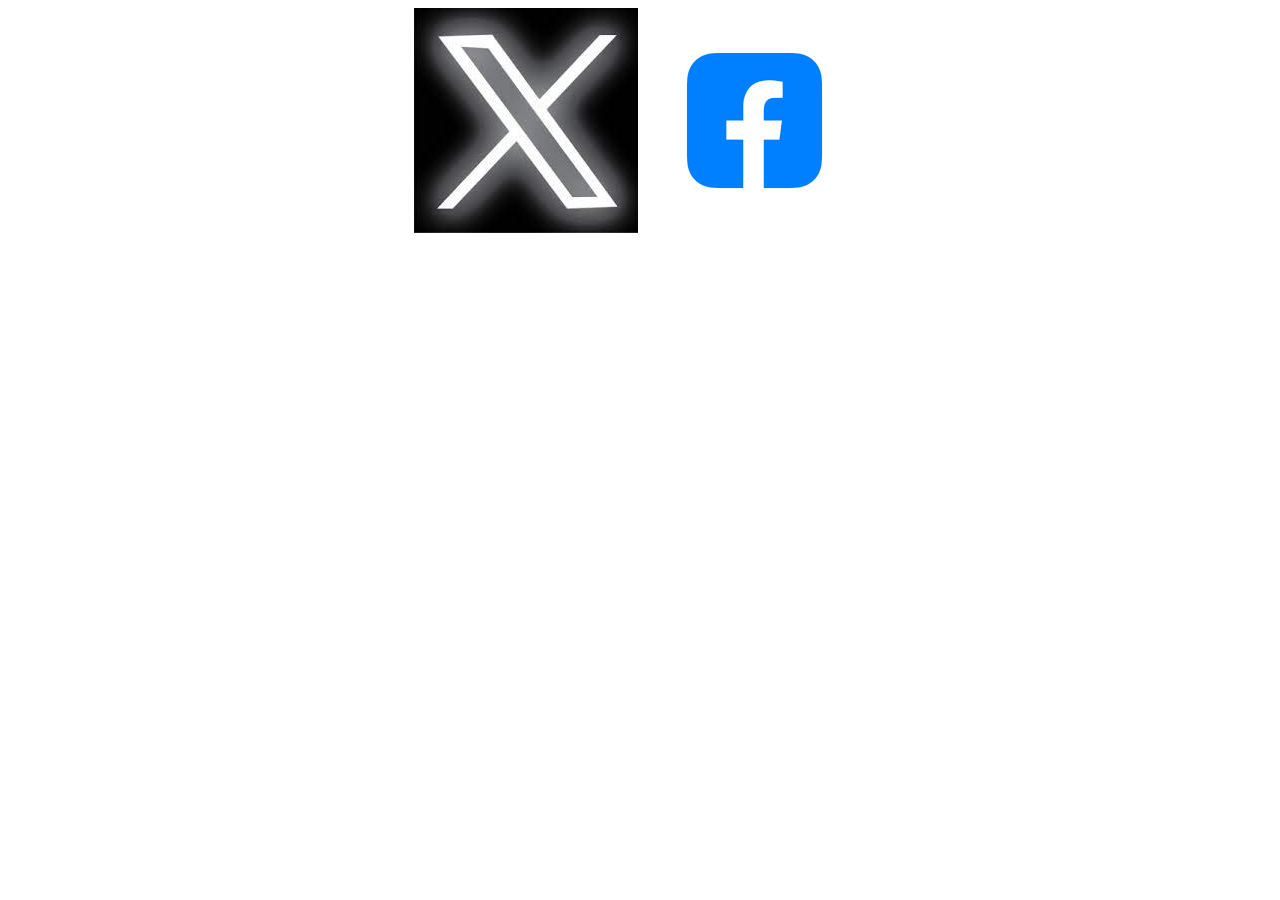
<file: contact us/contact.html>
<!DOCTYPE html>
<html lang="en">
<head>
    <meta charset="UTF-8">
    <meta name="viewport" content="width=device-width, initial-scale=1.0">
    <title>Document</title>
</head>
<body align="center">
    <a href="https://x.com/?lang=ar&mx=2"><img src="download.jpg"></a>
    <a href="https://web.facebook.com/?locale=ar_AR&_rdc=1&_rdr"><img src="Untitled.png"></a>
</body>
</html>
</file>
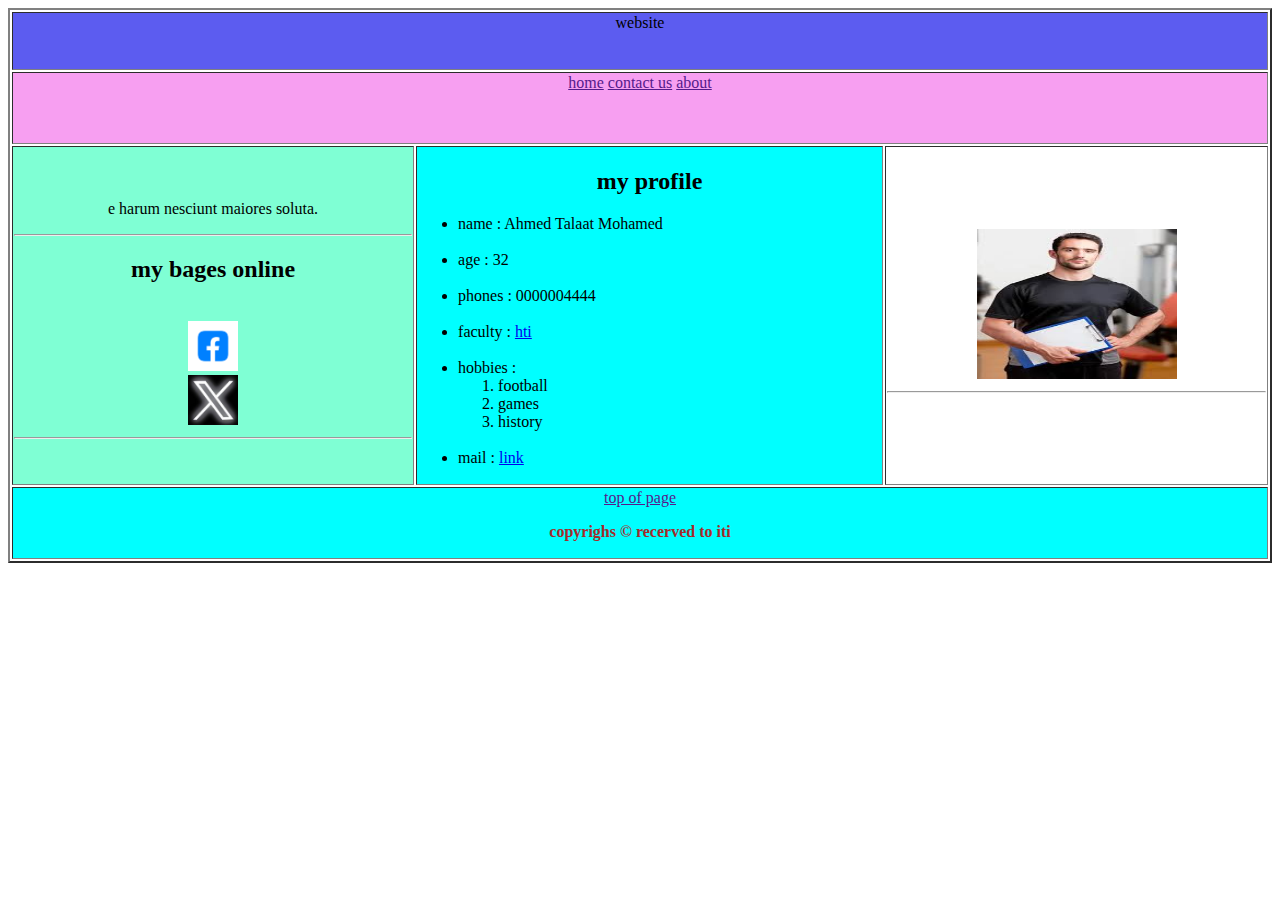
<file: cv/lab2.html>
<!DOCTYPE html>
<html lang="en">
<head>
    <meta charset="UTF-8">
    <meta name="viewport" content="width=device-width, initial-scale=1.0">
    <title>Document</title>
</head>
<body>
    <table border="2px" align="center" width="100%">
        <tr>
            <td style="background-color: rgb(92, 92, 240);" colspan="3" align="center">website<br>&nbsp;<br>&nbsp;</td>
        </tr>
        <tr>
            <td colspan="3" align="center" style="background-color: rgb(247, 159, 241);">
                <a href="">home</a>
                <a href="">contact us</a>
                <a href="">about</a><br>
                <p>&nbsp;</p>
            </td>
        </tr>
        <tr>
            <td style="background-color: aquamarine;" align="center">
                <div>
                    <p>e harum nesciunt maiores soluta.</p><hr>
                    <h2 align="center">my bages online</h2><br>
                    <a href="https://web.facebook.com/?_rdc=1&_rdr"><img src="./imgs/Untitled.png" height="50px"></a><br>
                    <a href="https://x.com/?mx=2"><img src="./imgs/download.jpg" height="50"></a><hr>
                </div>
            </td>
            <td align="left" bgcolor="aqua">
                <h2 align="center">my profile</h2>
                <ul>
                    <li>name : Ahmed Talaat Mohamed</li><br>
                    <li>age : 32</li><br>
                    <li>phones : 0000004444</li><br>
                    <li>faculty : <a href="https://www.hti.edu.eg/ar/news-events-announcement.aspx?id=1000">hti</a></li><br>
                    <li>
                        hobbies :
                        <ol>
                            <li>football</li>
                            <li>games</li>
                            <li>history</li>
                        </ol>
                    </li><br>
                    <li>mail : <a href="mailto:ahmdtalaat31@gmail.com">link</a></li>
                </ul>
            </td>
            <td align="center">
                <img src="./imgs/Untitled.jpg" height="150px" width="200px"><hr>
            </td>
        </tr>
        <tr>
            <td colspan="3" align="center" bgcolor="aqua">
                <a href="">top of page</a><br>
                <p style="color: brown;"><b>copyrighs &copy; recerved to iti</b></p>
            </td>
        </tr>
    </table>
</body>
</html>
</file>
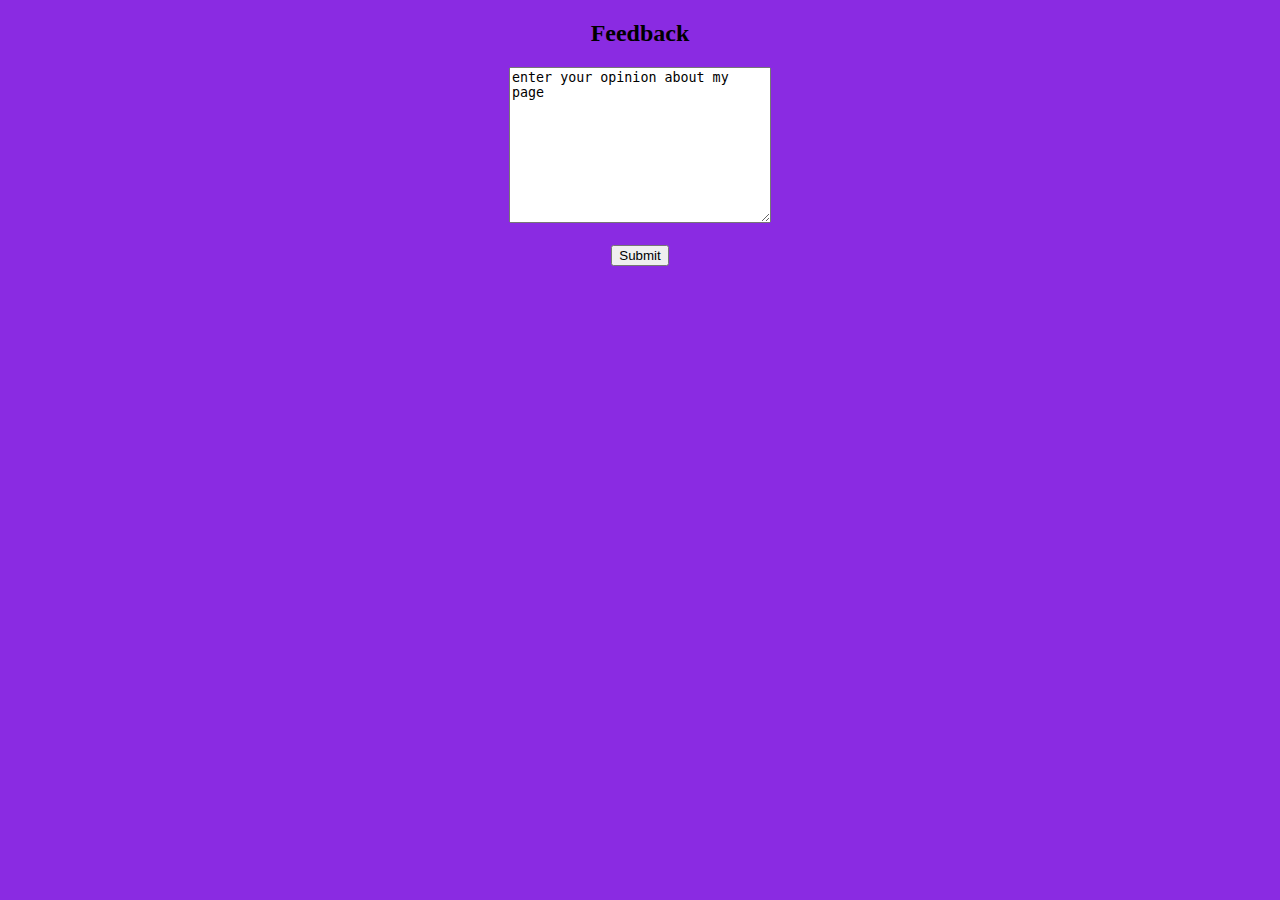
<file: feedback/f.html>
<!DOCTYPE html>
<html lang="en">
<head>
    <meta charset="UTF-8">
    <meta name="viewport" content="width=device-width, initial-scale=1.0">
    <title>Document</title>
</head>
<body style="background-color: blueviolet;">
    <h2 align="center">Feedback</h2>
    <form action="e.html" align="center">
        <textarea name="message" rows="10" cols="30">enter your opinion about my page</textarea>
        <br><br>
        <input type="submit">
    </form>

</body>
</html>
</file>
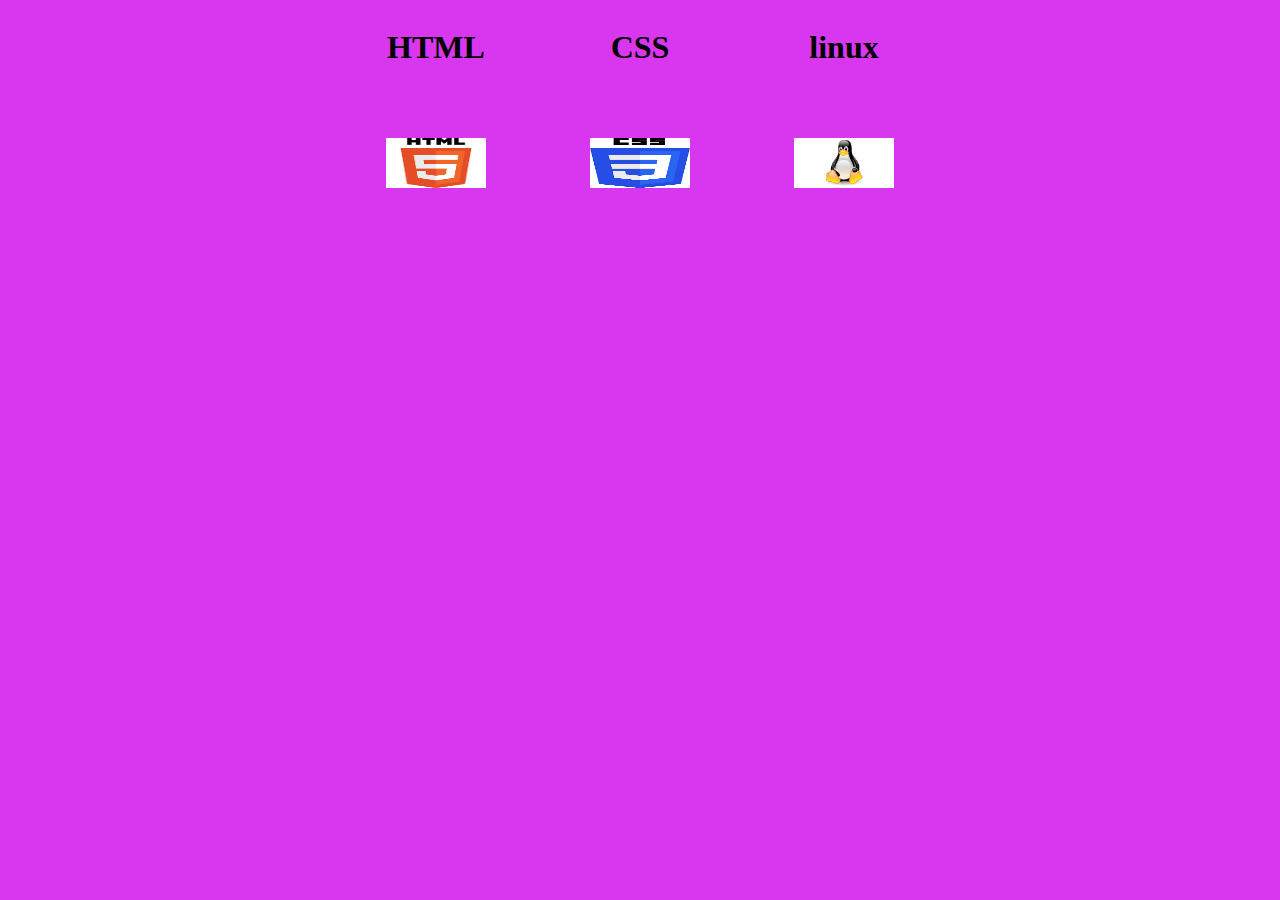
<file: good at/g.html>
<!DOCTYPE html>
<html>
<head>
<meta name="viewport" content="width=device-width, initial-scale=1">
<style>
* {
  box-sizing: border-box;
}



.z {
  padding: 50px;
  background-color: rgb(0, 0, 0)
  transparent: transform .2s;
  margin: auto;
  display:inline;
  width: 200px;
  height: 150px;
  
  
}

.z:hover {
  -ms-transform: scale(1.5); 
  -webkit-transform: scale(1.5); 
  transform: scale(1.5); 
}

.show
{
  display: inline-block;
}

</style>
</head>
<body style="background-color: rgb(217, 55, 239);">
    <div align="center">
        <div class="show">
          <h1 align="center">HTML</h1>
          <img src="download (1).png" class="z"></a>
        </div>
        <div class="show">
          <h1 align="center">CSS</h1>
          <img src="download.png" class="z"></a> 
        </div>
        <div class="show">
          <h1 align="center">linux</h1>
          <img src="download.jpg" class="z"></a> 
        </div>
    </div>
    
  
</body>
</html>
</file>
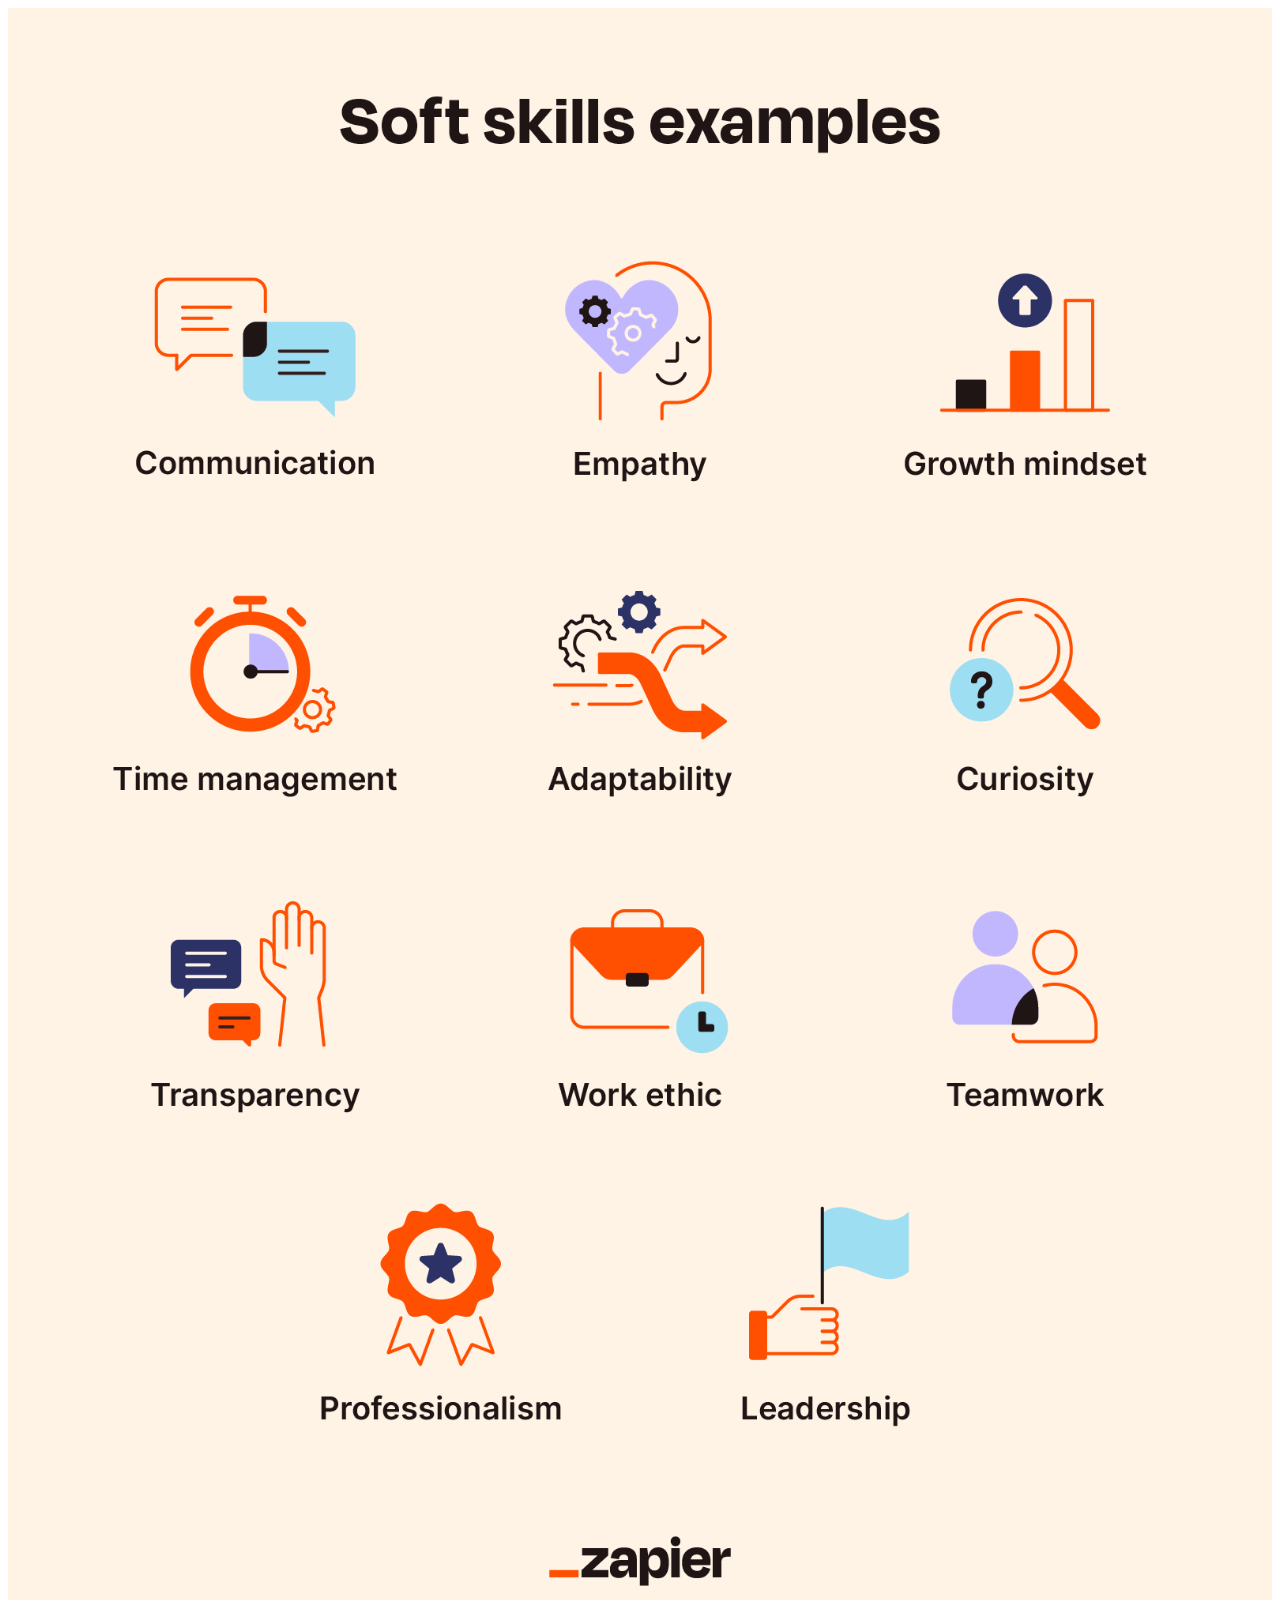
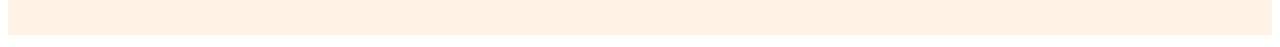
<file: skills/skill.html>
<!DOCTYPE html>
<html lang="en">
<head>
    <meta charset="UTF-8">
    <meta name="viewport" content="width=device-width, initial-scale=1.0">
    <title>Document</title>
</head>
<body>
    <img src="soft-skills-examples.png" width="100%">
</body>
</html>
</file>
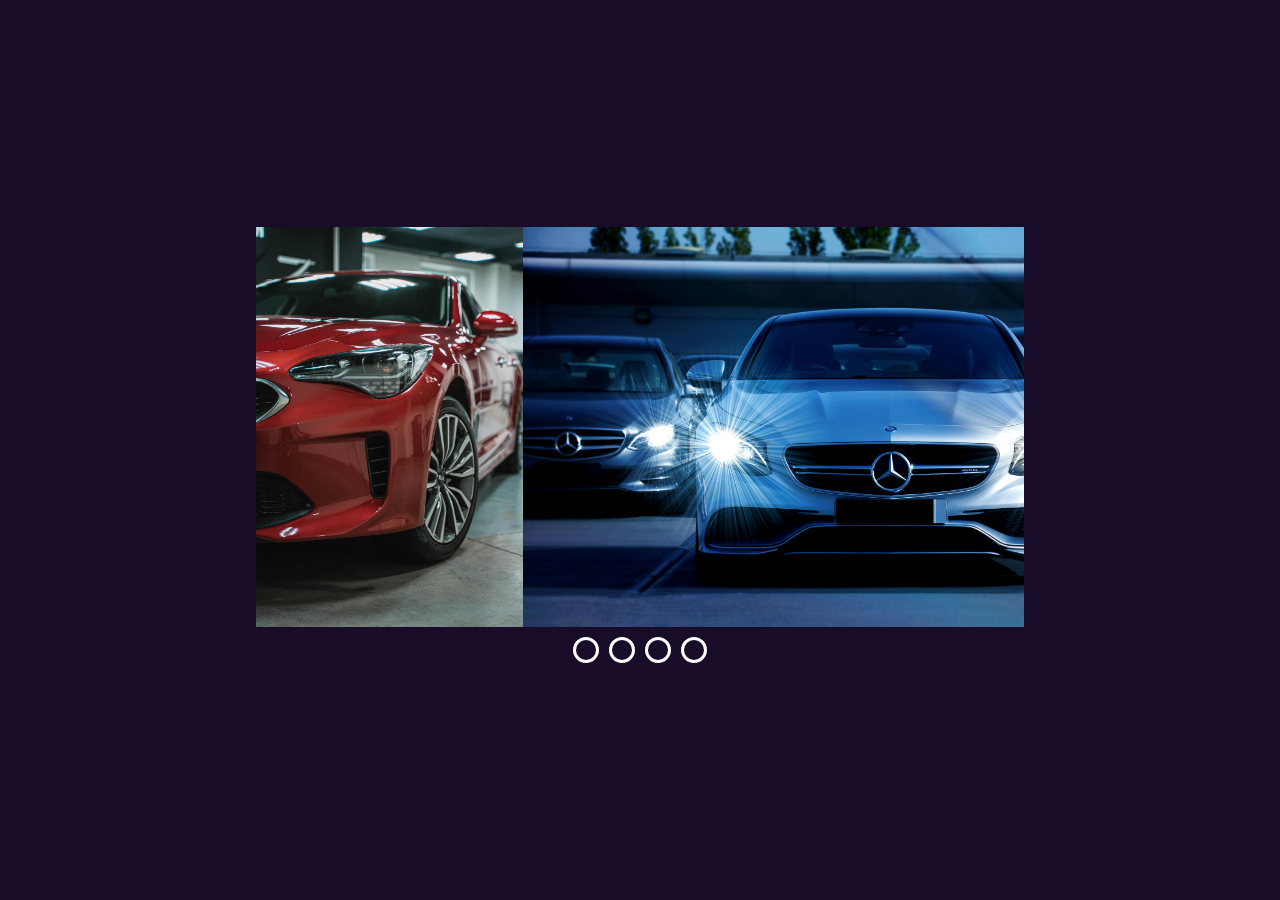
<file: viwer/v.html>
<!DOCTYPE html>
<html lang="en">
<head>
    <meta charset="UTF-8">
    <meta name="viewport" content="width=device-width, initial-scale=1.0">
    <title>Document</title>
    <link rel="stylesheet" href="v.css">
</head>
<body>
    <div class="slider">
        <div class="images"
            
            <input type="radio" name="slide" id="img1" checked>
            <input type="radio" name="slide" id="img2">
            <input type="radio" name="slide" id="img3">
            <input type="radio" name="slide" id="img4">

            <img src="imgs/pexels-instasky-10051250.jpg" class="m1" alt="img1">
            <img src="imgs/pexels-mikebirdy-120049.jpg" class="m2" alt="img2">
            <img src="imgs/pexels-pashal-337909.jpg" class="m3" alt="img3">
            <img src="imgs/pexels-tdcat-70912.jpg" class="m4" alt="img4">
                
            
        </div>
        <div class="dots">
            <label for="img1"></label>
            <label for="img2"></label>
            <label for="img3"></label>
            <label for="img4"></label>

    </div>
</body>
</html>
</file>
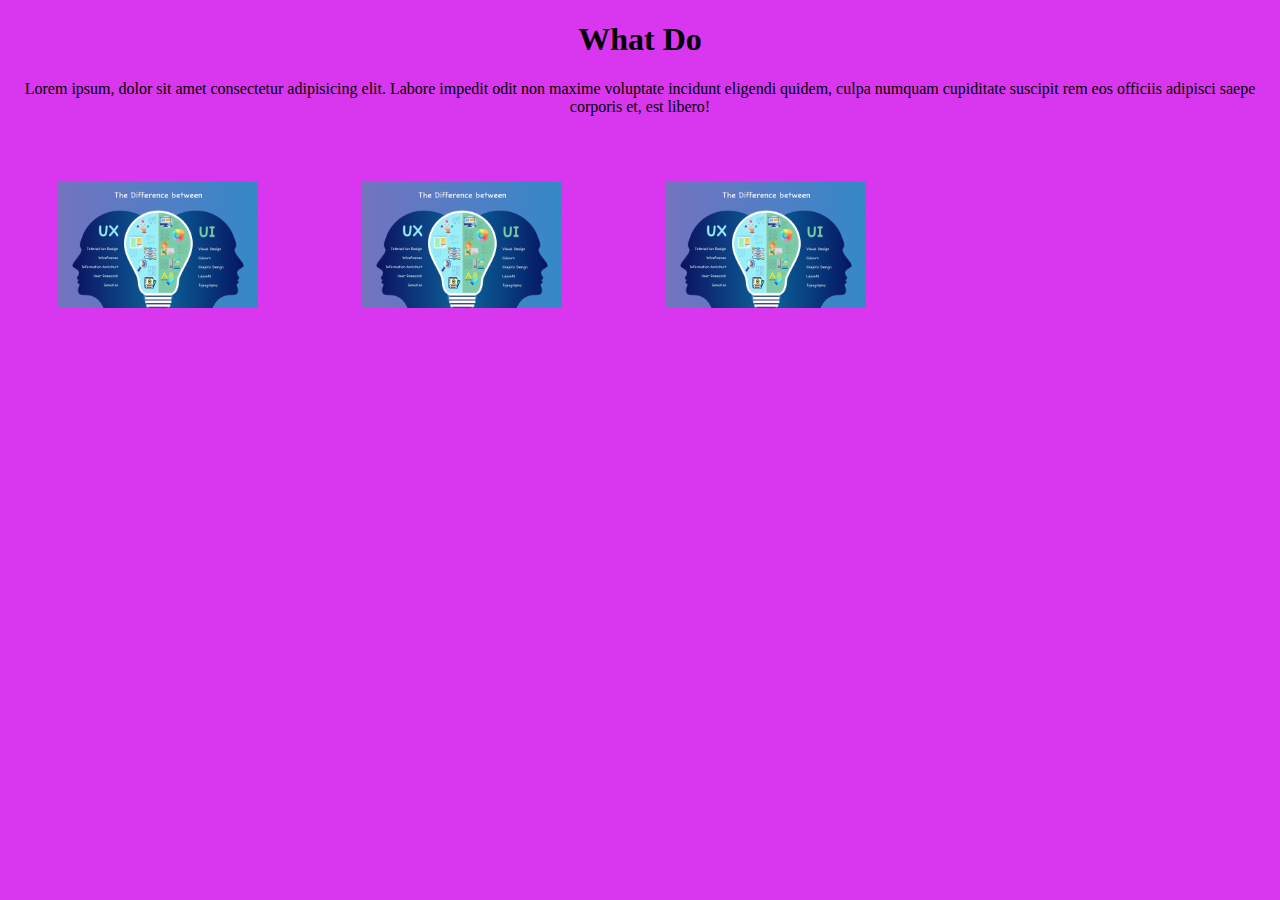
<file: zoom/zoom.html>
<!DOCTYPE html>
<html>
<head>
<meta name="viewport" content="width=device-width, initial-scale=1">
<style>
* {
  box-sizing: border-box;
}



.z {
  padding: 50px;
  background-color: rgb(0, 0, 0)
  transparent: transform .2s;
  margin: auto;
  display:inline;
  width: 300px;
  
}

.z:hover {
  -ms-transform: scale(1.5); 
  -webkit-transform: scale(1.5); 
  transform: scale(1.5); 
}
</style>
</head>
<body style="background-color: rgb(217, 55, 239);">
  <h1 align="center">What Do</h1>
  <p align="center">Lorem ipsum, dolor sit amet consectetur adipisicing elit. Labore impedit odit non maxime voluptate incidunt eligendi quidem, culpa numquam cupiditate suscipit rem eos officiis adipisci saepe corporis et, est libero!</p>
    
      <a href="https://elzero.org/question-meaning-of-ui-ux/#google_vignette"><img src="mobile-app-design-fundamentals-the-difference-between-UI-and-UX.webp" class="z"></a>
      <a href="https://elzero.org/question-meaning-of-ui-ux/#google_vignette"><img src="mobile-app-design-fundamentals-the-difference-between-UI-and-UX.webp" class="z"></a>
      <a href="https://elzero.org/question-meaning-of-ui-ux/#google_vignette"><img src="mobile-app-design-fundamentals-the-difference-between-UI-and-UX.webp" class="z"></a>
    
  
</body>
</html>
</file>
<file: viwer/v.css>
*
{
    margin: 0;
    padding: 0;
}

body
{
    height: 100vh;
    display: flex;
    justify-content: center;
    align-items: center;
    background: rgb(25,12,41);
}

.slider
{
    position: relative;
    width: 60%;
    overflow: hidden
}

.images
{
    display: flex;
    width: 100%;
}

.images img{
    height: 400px;
    width: 100%;
    transition: all 0.15s ease;
}

.images input{
    display: none;
}

.dots{
    display: flex;
    justify-content: center;
    margin: 5px;
}

.dots label{
    height: 20px;
    width: 20px;
    border-radius: 50%;
    border: solid #fff 3px;
    cursor: pointer;
    transition: all 0.15s ease;
    margin: 5px;
}

.dots label:hover{
    background: #fff;
}

#img1:checked ~ .m1{
    margin-left: 0;
}

#img2:checked ~ .m2{
    margin-left: -100%;
}

#img3:checked ~ .m3{
    margin-left: -200%;
}

#img4:checked ~ .m4{
    margin-left: -300%;
}
</file>
